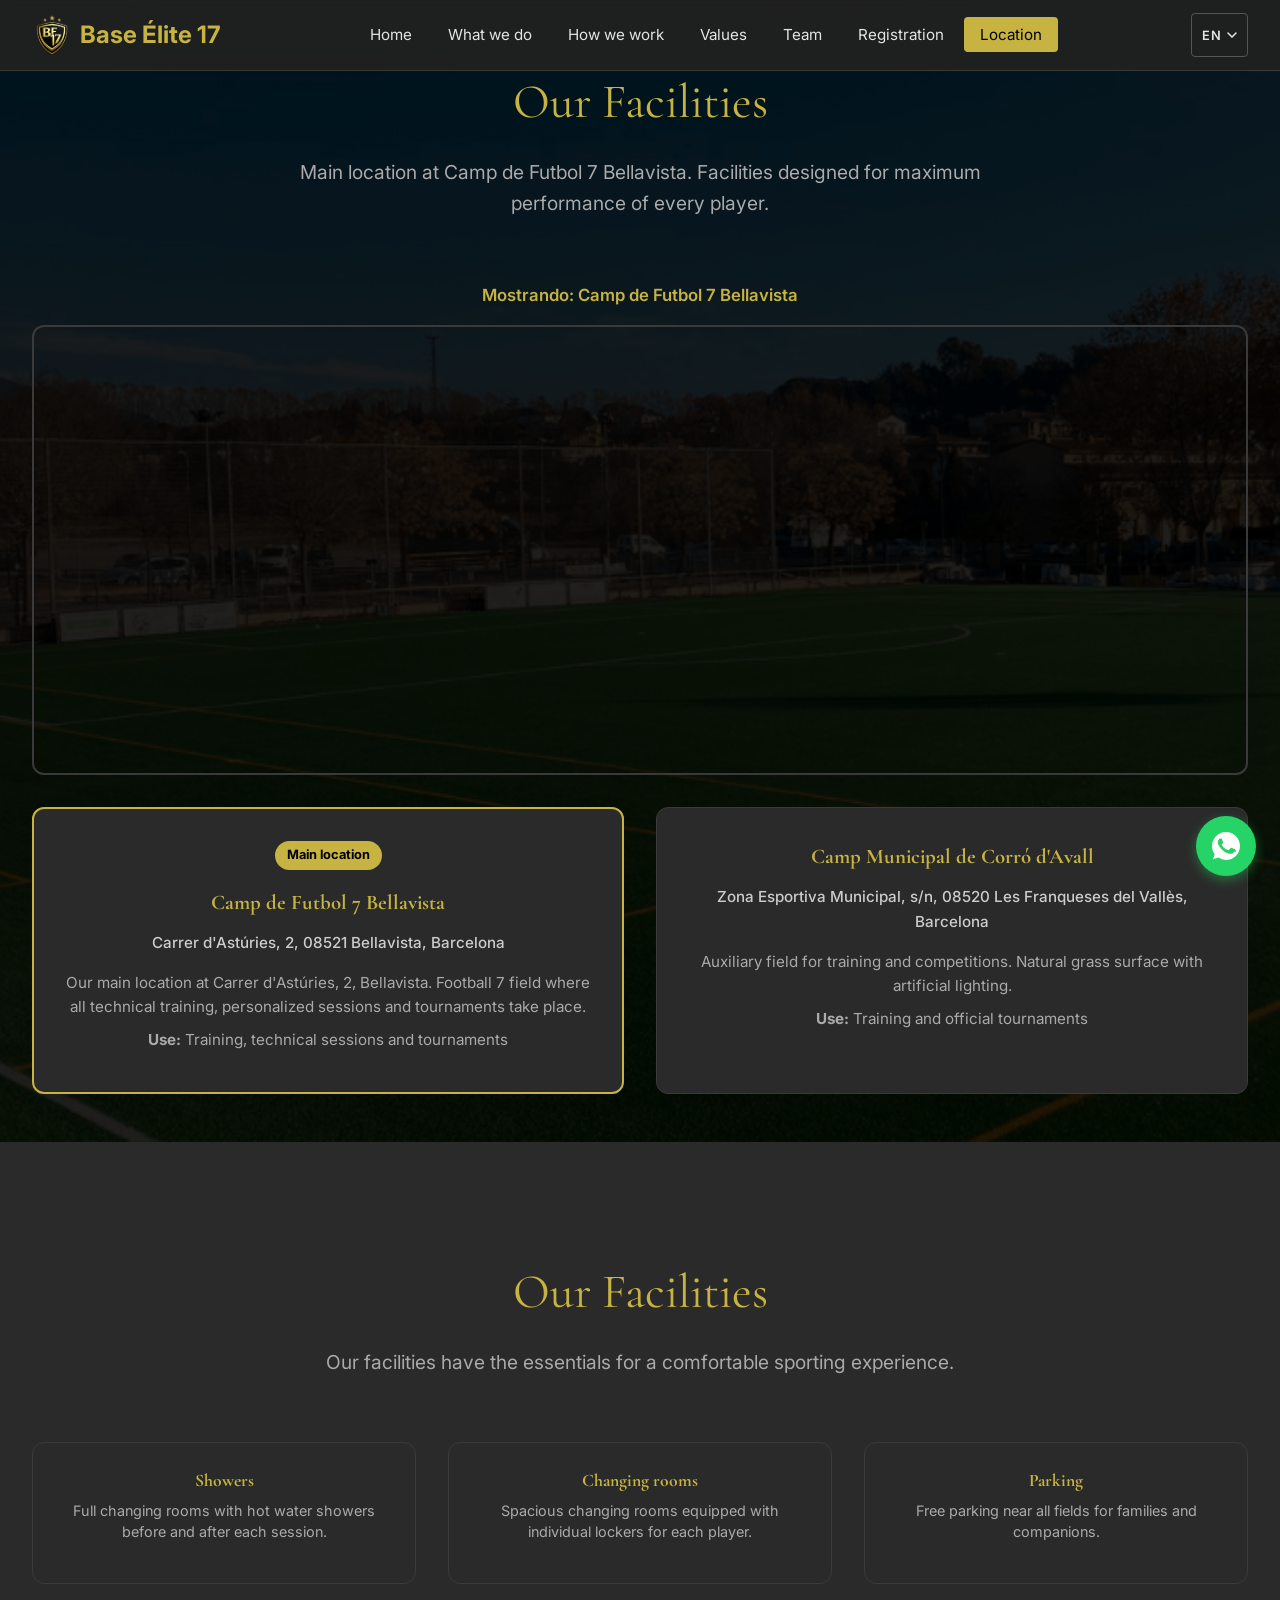
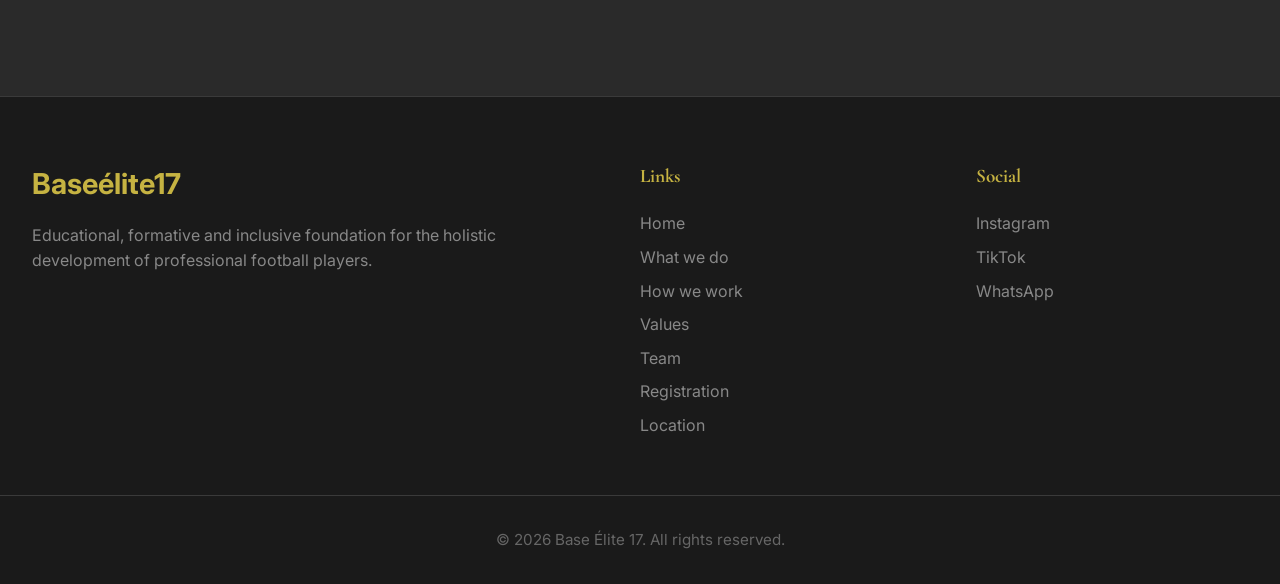
<file: ubicacion.html>
<!DOCTYPE html>
<html lang="es">
<head>
  <meta charset="UTF-8">
  <meta name="viewport" content="width=device-width, initial-scale=1.0">
  <title data-i18n="ubi.page-title">Ubicación - Base Élite 17 | Nuestras Instalaciones</title>
  <meta name="description" content="Encuentra las instalaciones de Base Élite 17: Carrer d'Astúries, 2, Bellavista, Barcelona. Vestuarios, duchas y aparcamiento.">
  <meta name="keywords" content="ubicación, sede, campo, instalaciones, Bellavista, Vallès Oriental, Base Élite 17">
  <meta name="author" content="Base Élite 17">
  <meta name="robots" content="index, follow">
  <link rel="canonical" href="https://www.baseelite17.com/ubicacion.html">
  <meta property="og:title" content="Ubicación - Base Élite 17">
  <meta property="og:description" content="Encuentra nuestras instalaciones: campos de fútbol con vestuarios, duchas y fácil acceso.">
  <meta property="og:url" content="https://www.baseelite17.com/ubicacion.html">
  <meta property="og:type" content="website">
  <meta property="og:locale" content="es_ES">
  <link rel="preconnect" href="https://fonts.googleapis.com">
  <link rel="preconnect" href="https://fonts.gstatic.com" crossorigin>
  <link href="https://fonts.googleapis.com/css2?family=Cormorant+Garamond:wght@400;500;600;700&family=Inter:wght@300;400;500;600;700&display=swap" rel="stylesheet">
  <link rel="icon" href="Logo.png" type="image/png">
  <link rel="stylesheet" href="index.css">
  <style>
    .mapa-container {
      width: 100%;
      height: 450px;
      border-radius: 0.75rem;
      overflow: hidden;
      border: 2px solid #3a3a3a;
      margin-bottom: 2rem;
    }
    .mapa-container iframe {
      width: 100%;
      height: 100%;
      border: 0;
    }
    .sede-info {
      display: grid;
      grid-template-columns: repeat(2, 1fr);
      gap: 2rem;
      margin-top: 2rem;
    }
    .sede-card {
      background: #2a2a2a;
      border: 1px solid #3a3a3a;
      border-radius: 0.75rem;
      padding: 2rem;
      text-align: center;
      transition: border-color 0.3s, transform 0.3s;
      cursor: pointer;
    }
    .sede-card.sede-activa {
      border-color: #c6b342;
      border-width: 2px;
    }
    .sede-card:hover {
      border-color: #c6b342;
      transform: translateY(-4px);
    }
    .sede-card h3 {
      color: #c6b342;
      font-size: 1.3rem;
      margin-bottom: 0.75rem;
    }
    .sede-card p {
      color: #aaa;
      font-size: 0.95rem;
      line-height: 1.6;
      margin-bottom: 0.5rem;
    }
    .sede-card .sede-direccion {
      color: #ccc;
      font-weight: 500;
      margin-bottom: 1rem;
    }
    .sede-badge {
      display: inline-block;
      background: #c6b342;
      color: #000;
      padding: 0.25rem 0.75rem;
      border-radius: 1rem;
      font-size: 0.8rem;
      font-weight: 700;
      margin-bottom: 1rem;
    }
    .campo-fondo {
      position: relative;
      background-size: cover;
      background-position: center;
      transition: background-image 0.5s ease;
      padding: 4rem 0 3rem;
    }
    .campo-fondo::before {
      content: '';
      position: absolute;
      inset: 0;
      background: rgba(0, 0, 0, 0.65);
    }
    .campo-fondo .container {
      position: relative;
      z-index: 1;
    }
    .instalaciones-grid {
      display: grid;
      grid-template-columns: repeat(3, 1fr);
      gap: 2rem;
      margin-top: 2rem;
    }
    .instalacion-item {
      text-align: center;
      background: #2a2a2a;
      border: 1px solid #3a3a3a;
      border-radius: 0.75rem;
      padding: 1.5rem;
    }
    .instalacion-item h4 {
      color: #c6b342;
      font-size: 1.1rem;
      margin-bottom: 0.3rem;
    }
    .instalacion-item p {
      color: #aaa;
      font-size: 0.9rem;
      line-height: 1.5;
    }
    @media (max-width: 960px) {
      .sede-info { grid-template-columns: 1fr; }
      .instalaciones-grid { grid-template-columns: 1fr; }
      .mapa-container { height: 350px; }
    }
    @media (max-width: 480px) {
      .mapa-container { height: 280px; }
    }
  </style>
</head>
<body>

  <a href="#contenido" class="skip-link" data-i18n="skip">Saltar al contenido principal</a>

  <header>
    <div class="container header-flex">
      <a href="index.html" class="logo">
        <img src="Logo.png" alt="Base Élite 17" class="logo-img">
        <span>Base Élite 17</span>
      </a>
      <nav aria-label="Navegación principal">
        <ul>
          <li><a href="index.html" data-i18n="nav.inicio">Inicio</a></li>
          <li><a href="que-hacemos.html" data-i18n="nav.que-hacemos">Qué hacemos</a></li>
          <li><a href="como-trabajamos.html" data-i18n="nav.como-trabajamos">Cómo trabajamos</a></li>
          <li><a href="valores.html" data-i18n="nav.valores">Valores</a></li>
          <li><a href="equipo.html" data-i18n="nav.equipo">Equipo</a></li>
          <li><a href="inscripciones.html" data-i18n="nav.inscripciones">Inscripciones</a></li>
          <li><a href="ubicacion.html" class="activo" data-i18n="nav.ubicacion">Ubicación</a></li>
        </ul>
      </nav>
      <div class="lang-selector" role="navigation" aria-label="Selector de idioma">
        <button class="lang-btn" aria-expanded="false" aria-haspopup="listbox">
          <span class="lang-current">ES</span>
          <svg class="lang-arrow" width="10" height="6" viewBox="0 0 10 6" fill="none"><path d="M1 1L5 5L9 1" stroke="currentColor" stroke-width="1.5" stroke-linecap="round"/></svg>
        </button>
        <ul class="lang-list" role="listbox">
          <li role="option" data-lang="es" class="lang-active">ES — Español</li>
          <li role="option" data-lang="ca">CA — Català</li>
          <li role="option" data-lang="en">EN — English</li>
        </ul>
      </div>
      <button class="menu-boton" aria-label="Abrir menú" aria-expanded="false">☰</button>
    </div>
  </header>

  <main id="contenido">

    <section class="campo-fondo" id="campo-fondo" style="background-image: linear-gradient(rgba(0,0,0,0.65), rgba(0,0,0,0.65)), url('imagenes/campo-bellavista.png');">
      <div class="container">
        <h1 class="seccion-titulo" data-i18n="ubi.titulo">Nuestras Instalaciones</h1>
        <p class="seccion-subtitulo" data-i18n="ubi.sub">Sede principal en Camp de Futbol 7 Bellavista. Instalaciones diseñadas para el máximo rendimiento de cada jugador y jugadora.</p>
        <p id="mapa-label" style="text-align:center;color:#c6b342;font-weight:600;font-size:1.05rem;margin-bottom:1rem;">Mostrando: Camp de Futbol 7 Bellavista</p>
        <div class="mapa-container">
          <iframe id="mapa-sede" src="https://www.google.com/maps?q=41.624649,2.296668&z=17&hl=es&output=embed" width="100%" height="450" style="border:0;" allowfullscreen="" loading="lazy" referrerpolicy="no-referrer-when-downgrade" title="Mapa de ubicaciones de Base Élite 17"></iframe>
        </div>

        <div class="sede-info">

          <div class="sede-card sede-activa" data-sede="bellavista" onclick="cambiarSede('bellavista')">
            <span class="sede-badge" data-i18n="ubi.principal">Sede principal</span>
            <h3 data-i18n="ubi.campo2.titulo">Camp de Futbol 7 Bellavista</h3>
            <p class="sede-direccion">Carrer d'Astúries, 2, 08521 Bellavista, Barcelona</p>
            <p data-i18n="ubi.campo2.desc">Nuestra sede principal. Campo de fútbol 7 donde se realizan todos los entrenamientos de tecnificación, sesiones personalizadas y torneos.</p>
            <p><strong data-i18n="ubi.campo2.uso">Uso:</strong> <span data-i18n="ubi.campo2.uso.txt">Entrenamientos, tecnificación y torneos</span></p>
          </div>

          <div class="sede-card" data-sede="corro" onclick="cambiarSede('corro')">
            <h3 data-i18n="ubi.campo1.titulo">Camp Municipal de Corró d'Avall</h3>
            <p class="sede-direccion">Zona Esportiva Municipal, s/n, 08520 Les Franqueses del Vallès, Barcelona</p>
            <p data-i18n="ubi.campo1.desc">Campo auxiliar para entrenamientos y competiciones. Superficie de césped artificial con marcador electrónico.</p>
            <p><strong data-i18n="ubi.campo1.uso">Uso:</strong> <span data-i18n="ubi.campo1.uso.txt">Entrenamientos y torneos oficiales</span></p>
          </div>

        </div>
      </div>
    </section>

    <section class="gris">
      <div class="container">
        <h2 class="seccion-titulo" data-i18n="ubi.inst.titulo">Nuestras Instalaciones</h2>
        <p class="seccion-subtitulo" data-i18n="ubi.inst.sub">Nuestras instalaciones cuentan con lo esencial para una experiencia deportiva cómoda.</p>

        <div class="instalaciones-grid">

          <div class="instalacion-item">
            <h4 data-i18n="ubi.inst.duchas">Duchas</h4>
            <p data-i18n="ubi.inst.duchas.desc">Vestuarios completos con duchas de agua caliente para antes y después de cada sesión.</p>
          </div>

          <div class="instalacion-item">
            <h4 data-i18n="ubi.inst.vestuarios">Vestuarios</h4>
            <p data-i18n="ubi.inst.vestuarios.desc">Vestuarios amplios y equipados con taquillas individuales para cada jugador y jugadora.</p>
          </div>

          <div class="instalacion-item">
            <h4 data-i18n="ubi.inst.aparcamiento">Aparcamiento</h4>
            <p data-i18n="ubi.inst.aparcamiento.desc">Zona de aparcamiento gratuita cerca de todos los campos para familias y acompañantes.</p>
          </div>

        </div>
      </div>
    </section>

  </main>

  <footer>
    <div class="container footer-flex">
      <div>
        <span class="logo">Baseélite17</span>
        <p data-i18n="footer.desc">Base educativa, formativa e inclusiva para el desarrollo integral de jugadores y jugadoras de fútbol profesional.</p>
      </div>
      <div>
        <h4 data-i18n="footer.enlaces">Enlaces</h4>
        <ul>
          <li><a href="index.html" data-i18n="nav.inicio">Inicio</a></li>
          <li><a href="que-hacemos.html" data-i18n="nav.que-hacemos">Qué hacemos</a></li>
          <li><a href="como-trabajamos.html" data-i18n="nav.como-trabajamos">Cómo trabajamos</a></li>
          <li><a href="valores.html" data-i18n="nav.valores">Valores</a></li>
          <li><a href="equipo.html" data-i18n="nav.equipo">Equipo</a></li>
          <li><a href="inscripciones.html" data-i18n="nav.inscripciones">Inscripciones</a></li>
          <li><a href="ubicacion.html" data-i18n="nav.ubicacion">Ubicación</a></li>
        </ul>
      </div>
      <div>
        <h4 data-i18n="footer.redes">Redes</h4>
        <ul>
          <li><a href="https://instagram.com/baseelite17" rel="noopener">Instagram</a></li>
          <li><a href="https://tiktok.com/@baseelite17" rel="noopener">TikTok</a></li>
          <li><a href="https://api.whatsapp.com/send?phone=637333505" rel="noopener">WhatsApp</a></li>
        </ul>
      </div>
    </div>
    <div class="footer-bottom">
      <p data-i18n="footer.copyright">&copy; 2026 Base Élite 17. Todos los derechos reservados.</p>
    </div>
  </footer>

  <a href="https://api.whatsapp.com/send?phone=637333505" class="whatsapp-float" target="_blank" rel="noopener" aria-label="Contactar por WhatsApp">
    <svg viewBox="0 0 32 32" width="28" height="28" fill="#fff"><path d="M16.004 0h-.008C7.174 0 0 7.176 0 16c0 3.5 1.132 6.744 3.054 9.374L1.054 31.25l6.118-1.97A15.907 15.907 0 0016.004 32C24.826 32 32 24.822 32 16S24.826 0 16.004 0zm9.31 22.59c-.39 1.09-1.932 2.006-3.164 2.27-.84.18-1.936.324-5.626-1.206-4.726-1.956-7.766-6.77-7.996-7.08-.224-.31-1.86-2.476-1.86-4.724s1.18-3.354 1.6-3.82c.39-.466.92-.62 1.226-.62.3 0 .596.002.856.016.274.012.64-.104.996.762.39.948 1.33 3.24 1.446 3.472.116.232.194.504.038.814-.156.31-.292.5-.584.77-.292.27-.576.534-.866.856-.264.292-.54.604-.228.954.312.35 1.384 1.986 2.97 3.216 2.038 1.584 3.62 2.126 4.284 2.354.664.228.842.114 1.152-.256.31-.37 1.324-1.542 1.678-2.076.35-.534.702-.444 1.188-.266.49.18 3.12 1.468 3.656 1.734.536.266.894.398 1.024.62.13.224.13 1.29-.26 2.38z"/></svg>
  </a>

  <script src="i18n.js"></script>
  <script src="script.js"></script>
  <script>
    var sedes = {
      bellavista: {
        coords: '41.624649,2.296668',
        foto: 'imagenes/campo-bellavista.png',
        nombre: 'Camp de Futbol 7 Bellavista'
      },
      corro: {
        coords: '41.623393,2.29598',
        foto: 'imagenes/campo-corro-avall.jpg',
        nombre: 'Camp Municipal de Corró d\'Avall'
      }
    };

    function cambiarSede(nombre) {
      var sede = sedes[nombre];
      if (!sede) return;

      document.getElementById('mapa-sede').src =
        'https://www.google.com/maps?q=' + sede.coords + '&z=17&hl=es&output=embed';

      document.getElementById('mapa-label').textContent = 'Mostrando: ' + sede.nombre;

      document.getElementById('campo-fondo').style.backgroundImage =
        "linear-gradient(rgba(0,0,0,0.65), rgba(0,0,0,0.65)), url('" + sede.foto + "')";

      document.querySelectorAll('.sede-card').forEach(function(card) {
        card.classList.remove('sede-activa');
      });
      document.querySelector('[data-sede="' + nombre + '"]').classList.add('sede-activa');
    }
  </script>

</body>
</html>
</file>
<file: index.css>
﻿
*,
*::before,
*::after {
  margin: 0;
  padding: 0;
  box-sizing: border-box;
}

html {
  scroll-behavior: smooth;
  overflow-x: hidden;
}

/* ===== TIPOGRAFÍA ===== */
body {
  font-family: 'Inter', 'Segoe UI', Arial, sans-serif;
  background-color: #202020;
  color: #e4e4e4;
  line-height: 1.6;
  overflow-x: hidden;
}

h1, h2, h3, h4, h5, h6,
.hero h1,
.seccion-titulo,
.servicio-info h3,
.card-3d-body h3,
.torneo-card h3,
.modal-contenido h2,
.resultado-titulo,
.staff-info h3 {
  font-family: 'Cormorant Garamond', 'Georgia', serif;
}

.skip-link {
  position: absolute;
  top: -100%;
  left: 1rem;
  z-index: 9999;
  background: #c6b342;
  color: #000;
  padding: 0.75rem 1.5rem;
  border-radius: 0 0 0.5rem 0.5rem;
  font-weight: 700;
  font-size: 1rem;
  text-decoration: none;
  transition: top 0.2s;
}

.skip-link:focus {
  top: 0;
}

/* ===== FOCUS VISIBLE ===== */
:focus-visible {
  outline: 2px solid #c6b342;
  outline-offset: 2px;
}

a {
  color: #c6b342;
  text-decoration: none;
}

a:hover {
  color: #d4c45a;
}

.container {
  max-width: 1400px;
  margin: 0 auto;
  padding: 0 2rem;
  width: 100%;
}

header {
  position: fixed;
  top: 0;
  left: 0;
  width: 100%;
  background: rgba(32, 32, 32, 0.95);
  backdrop-filter: blur(8px);
  border-bottom: 1px solid #3a3a3a;
  z-index: 1000;
}

.header-flex {
  display: flex;
  align-items: center;
  justify-content: space-between;
  height: 70px;
}

.logo {
  display: flex;
  align-items: center;
  gap: 0.5rem;
  color: #c6b342;
  font-size: 1.5rem;
  font-weight: 700;
}

.logo-img {
  height: 40px;
  width: auto;
}

.hero-logo {
  display: block;
  height: 120px;
  width: auto;
  margin: 0 auto 1.5rem;
}

nav ul {
  display: flex;
  list-style: none;
  gap: 0.25rem;
}

nav a {
  padding: 0.5rem 1rem;
  border-radius: 0.25rem;
  font-size: 0.95rem;
  color: #e4e4e4;
  transition: background 0.2s, color 0.2s;
}

nav a:hover,
nav a.activo {
  background: #c6b342;
  color: #000;
}

.menu-boton {
  display: none;
  background: none;
  border: none;
  color: #c6b342;
  font-size: 1.8rem;
  cursor: pointer;
  line-height: 1;
}

.hero {
  min-height: 100vh;
  min-height: 100dvh;
  min-height: 100svh;
  display: flex;
  align-items: center;
  justify-content: center;
  padding-top: 70px;
  background: linear-gradient(rgba(0, 0, 0, 0.7), rgba(0, 0, 0, 0.7)),
              url('imagenes/hero-nuevo.jpg');
  background-size: cover;
  background-position: center;
}

.hero-contenido {
  text-align: center;
  max-width: 900px;
  padding: 3rem 2rem;
  display: flex;
  flex-direction: column;
}

.hero h1 {
  font-size: 3.5rem;
  font-weight: 700;
  color: #c6b342;
  margin-bottom: 0.5rem;
  line-height: 1.15;
}

.hero p {
  font-size: 1.3rem;
  color: #e4e4e4;
  margin-bottom: 2.5rem;
  opacity: 0.9;
}

.hero .hero-subtitulo {
  font-size: 1.3rem;
  color: #d4c45a;
  margin-bottom: 1rem;
  font-weight: 300;
  letter-spacing: 1px;
}

.hero-descripcion {
  font-size: 1.05rem;
  color: #ccc;
  margin-bottom: 2.5rem;
  max-width: 750px;
  margin-left: auto;
  margin-right: auto;
  line-height: 1.6;
}

.hero div {
  display: flex;
  gap: 1rem;
  justify-content: center;
  flex-wrap: wrap;
}

.boton {
  display: inline-block;
  padding: 0.85rem 2rem;
  border-radius: 0.25rem;
  font-size: 1rem;
  font-weight: 700;
  cursor: pointer;
  border: 2px solid transparent;
  font-family: inherit;
  transition: background 0.2s, color 0.2s, border-color 0.2s;
}

.boton-dorado {
  background: #c6b342;
  color: #000;
  border-color: #c6b342;
}

.boton-dorado:hover {
  background: #d4c45a;
  border-color: #d4c45a;
  color: #000;
}

.boton-borde {
  background: transparent;
  color: #c6b342;
  border-color: #c6b342;
}

.boton-borde:hover {
  background: #c6b342;
  color: #000;
}

section {
  padding: 7rem 0;
  overflow: hidden;
}

.gris {
  background-color: #2a2a2a;
}

.dorado {
  background-color: #c6b342;
  color: #000;
}

main {
  scroll-margin-top: 70px;
}

.seccion-titulo {
  font-size: 3rem;
  font-weight: 400;
  color: #c6b342;
  text-align: center;
  margin-bottom: 1rem;
}

.dorado .seccion-titulo {
  color: #000;
}

.seccion-subtitulo {
  text-align: center;
  max-width: 800px;
  margin: 0 auto 4rem;
  color: #aaa;
  font-size: 1.2rem;
}

.grid-3 {
  display: grid;
  grid-template-columns: repeat(3, 1fr);
  gap: 2.5rem;
  margin-top: 2rem;
}

.grid-2 {
  display: grid;
  grid-template-columns: repeat(2, 1fr);
  gap: 2.5rem;
  align-items: center;
}

.tarjeta {
  background: #202020;
  border: 1px solid #3a3a3a;
  border-radius: 0.75rem;
  padding: 2.5rem;
  text-align: center;
}

.tarjeta h3 {
  color: #c6b342;
  font-size: 1.4rem;
  margin-bottom: 1rem;
}

.tarjeta p {
  color: #aaa;
  font-size: 1rem;
}

section h3 {
  color: #c6b342;
  font-size: 1.5rem;
  margin-bottom: 1rem;
}

section p {
  color: #ccc;
  margin-bottom: 1rem;
  font-size: 1.05rem;
}

blockquote {
  font-size: 2.2rem;
  font-style: italic;
  text-align: center;
  max-width: 900px;
  margin: 0 auto;
  line-height: 1.4;
}

.autor {
  text-align: center;
  margin-top: 1.5rem;
  font-weight: 700;
  font-size: 1.15rem;
}

.servicios-grid {
  display: grid;
  grid-template-columns: repeat(3, 1fr);
  gap: 2.5rem;
}

.servicio-card {
  background: #202020;
  border: 1px solid #3a3a3a;
  border-radius: 0.75rem;
  overflow: hidden;
  cursor: pointer;
  transition: transform 0.3s, box-shadow 0.3s, border-color 0.3s;
}

.servicio-card:hover,
.servicio-card:focus-visible {
  transform: translateY(-6px);
  box-shadow: 0 8px 25px rgba(198, 179, 66, 0.15);
  border-color: #c6b342;
}

.servicio-imagen {
  width: 100%;
  height: 300px;
  overflow: hidden;
  background: linear-gradient(135deg, #c6b342, #8a7d2e);
}

.servicio-imagen img {
  width: 100%;
  height: 100%;
  object-fit: cover;
  transition: transform 0.4s;
  display: block;
}

.servicio-card:hover .servicio-imagen img {
  transform: scale(1.05);
}

.servicio-info {
  padding: 2rem;
}

.servicio-info h3 {
  color: #c6b342;
  font-size: 1.5rem;
  margin-bottom: 1rem;
}

.servicio-info p {
  color: #aaa;
  font-size: 1.05rem;
  margin-bottom: 0;
  line-height: 1.7;
}

.servicio-enlace {
  display: inline-block;
  margin-top: 1.25rem;
  color: #c6b342;
  font-weight: 700;
  font-size: 1rem;
  letter-spacing: 0.5px;
}

.servicio-card:hover .servicio-enlace {
  text-decoration: underline;
}

.resultado-full {
  padding: 5rem 0;
}

.resultado-full--inverso .grid-2 {
  direction: rtl;
}

.resultado-full--inverso .grid-2 > * {
  direction: ltr;
}

.resultado-full-img {
  border-radius: 0.75rem;
  overflow: hidden;
}

.resultado-full-img img {
  width: 100%;
  height: 100%;
  min-height: 350px;
  object-fit: cover;
  display: block;
}

.resultado-full-texto {
  display: flex;
  flex-direction: column;
  justify-content: center;
  padding: 1rem 0 1rem 2rem;
}

.resultado-full--inverso .resultado-full-texto {
  padding: 1rem 2rem 1rem 0;
  text-align: right;
}

.resultado-numero {
  font-family: 'Cormorant Garamond', serif;
  font-size: 4rem;
  font-weight: 700;
  color: rgba(198, 179, 66, 0.2);
  line-height: 1;
  margin-bottom: 0.5rem;
}

.resultado-full-texto h3 {
  color: #c6b342;
  font-size: 1.8rem;
  margin-bottom: 1.25rem;
}

.resultado-full-texto p {
  color: #bbb;
  font-size: 1.05rem;
  line-height: 1.7;
  margin-bottom: 1rem;
}

.torneos-grid {
  display: grid;
  grid-template-columns: repeat(2, 1fr);
  gap: 2rem;
  margin-bottom: 0;
}

.torneo-card {
  background: #202020;
  border: 1px solid #3a3a3a;
  border-radius: 0.75rem;
  overflow: hidden;
  transition: border-color 0.3s, transform 0.3s;
  display: flex;
  flex-direction: column;
}

.torneo-card:hover {
  border-color: #c6b342;
  transform: translateY(-4px);
}

.torneo-img {
  width: 100%;
  height: 280px;
  object-fit: cover;
  object-position: center;
  display: block;
  flex-shrink: 0;
}

.torneo-card h3 {
  color: #c6b342;
  font-size: 1.3rem;
  margin: 1.25rem 1.25rem 0.75rem;
}

.torneo-card p {
  color: #aaa;
  font-size: 0.95rem;
  line-height: 1.6;
  margin: 0 1.25rem 0.5rem;
  flex: 1;
}

.insc-btn {
  margin: 0 1.25rem 1.25rem;
  text-align: center;
  display: block;
}

.torneos-inclusion-section {
  padding: 5rem 0;
  background: #1a1a1a;
}

.torneos-inclusion {
  display: grid;
  grid-template-columns: 1fr 1.5fr;
  gap: 3rem;
  align-items: start;
}

.inclusion-img {
  width: 100%;
  height: 100%;
  min-height: 350px;
  object-fit: cover;
  border-radius: 0.75rem;
  display: block;
}

.torneos-inclusion h3 {
  color: #c6b342;
  font-size: 1.8rem;
  margin-bottom: 1rem;
}

.torneos-inclusion h4 {
  color: #d4c45a;
  font-size: 1.15rem;
  margin: 1.75rem 0 0.75rem;
}

.torneos-inclusion p {
  color: #ccc;
  font-size: 1.05rem;
  line-height: 1.7;
  margin-bottom: 1rem;
}

.experiencia-img {
  width: 100%;
  height: 300px;
  object-fit: cover;
  object-position: center;
  border-radius: 0.75rem;
  margin: 1rem 0;
  display: block;
}

.torneos-inscripcion {
  text-align: center;
  max-width: 800px;
  margin: 0 auto;
}

.torneos-inscripcion p {
  font-size: 1.1rem;
  line-height: 1.7;
  margin-bottom: 0.75rem;
}

.pagina-header {
  margin-top: 70px;
  padding: 5rem 0;
}

.sobre-historia,
.sobre-filosofia {
  padding: 6rem 0;
}

.sobre-historia-texto,
.sobre-filosofia-texto {
  padding-right: 1rem;
}

.sobre-historia-texto h2,
.sobre-filosofia-texto h2 {
  font-size: 2rem;
  color: #c6b342;
  margin-bottom: 1.5rem;
}

.sobre-historia-imagen img,
.sobre-filosofia-imagen img {
  width: 100%;
  height: auto;
  border-radius: 0.75rem;
  object-fit: cover;
}

.sobre-pilares,
.sobre-valores {
  padding: 6rem 0;
}

.sobre-quote {
  padding: 5rem 0;
}

/* ===== STAFF ===== */
.staff-destacado {
  padding: 4rem 0 2rem;
}

.staff-card-destacado {
  display: flex;
  gap: 3rem;
  align-items: center;
  justify-content: center;
  max-width: 700px;
  margin: 0 auto;
  padding: 2.5rem;
  background: #2a2a2a;
  border: 2px solid #c6b342;
  border-radius: 0.75rem;
}

.staff-foto-grande {
  width: 180px;
  height: 180px;
  flex-shrink: 0;
}

.staff-grid-section {
  padding: 2rem 0 6rem;
}

.staff-grid {
  display: grid;
  grid-template-columns: repeat(2, 1fr);
  gap: 2.5rem;
}

.staff-card {
  display: flex;
  gap: 2rem;
  background: #2a2a2a;
  border: 1px solid #3a3a3a;
  border-radius: 0.75rem;
  padding: 2rem;
  transition: border-color 0.3s, transform 0.3s;
}

.staff-card:hover {
  border-color: #c6b342;
  transform: translateY(-4px);
}

.staff-foto {
  flex-shrink: 0;
  width: 140px;
  height: 140px;
  border-radius: 50%;
  overflow: hidden;
  border: 2px solid #c6b342;
  background: linear-gradient(135deg, #c6b342, #8a7d2e);
}

.staff-foto img {
  width: 100%;
  height: 100%;
  object-fit: cover;
  display: block;
}

.staff-info h3 {
  color: #c6b342;
  font-size: 1.4rem;
  margin-bottom: 0.25rem;
}

.staff-cargo {
  display: inline-block;
  color: #d4c45a;
  font-size: 0.9rem;
  font-weight: 500;
  margin-bottom: 0.75rem;
  letter-spacing: 0.5px;
}

.staff-info p {
  color: #bbb;
  font-size: 0.95rem;
  line-height: 1.6;
  margin-bottom: 0.75rem;
}

.staff-tags {
  display: flex;
  flex-wrap: wrap;
  gap: 0.5rem;
  margin-top: 0.5rem;
}

.staff-tags span {
  background: rgba(198, 179, 66, 0.15);
  color: #c6b342;
  padding: 0.25rem 0.75rem;
  border-radius: 1rem;
  font-size: 0.8rem;
  font-weight: 500;
}

#saber {
  min-height: 100vh;
  display: flex;
  align-items: center;
  padding: 4rem 0;
}

.carousel-3d-wrapper {
  position: relative;
  display: flex;
  align-items: center;
  justify-content: center;
  width: 100%;
  overflow: hidden;
  touch-action: pan-y;
}

.carousel-3d-container {
  width: 100%;
  height: 580px;
  perspective: 900px;
  position: relative;
  display: flex;
  align-items: center;
  justify-content: center;
}

.card-3d {
  position: absolute;
  width: 400px;
  height: 540px;
  background: #202020;
  border: 1px solid #3a3a3a;
  border-radius: 0.75rem;
  overflow: hidden;
  box-shadow: 0 12px 40px rgba(0, 0, 0, 0.7);
  will-change: transform;
  backface-visibility: hidden;
  cursor: pointer;
}

.card-3d-img {
  width: 100%;
  height: 270px;
  overflow: hidden;
  background: linear-gradient(135deg, #c6b342, #8a7d2e);
}

.card-3d-img img {
  width: 100%;
  height: 100%;
  object-fit: cover;
  display: block;
}

.card-3d-body {
  padding: 1.75rem;
  height: 270px;
  display: flex;
  flex-direction: column;
  justify-content: center;
}

.card-3d-body h3 {
  color: #c6b342;
  font-size: 1.5rem;
  margin-bottom: 0.75rem;
}

.card-3d-body p {
  color: #aaa;
  font-size: 1rem;
  margin-bottom: 0;
  line-height: 1.6;
}

.btn-3d-prev,
.btn-3d-next {
  flex-shrink: 0;
  width: 56px;
  height: 56px;
  border-radius: 50%;
  border: 2px solid #c6b342;
  background: #202020;
  color: #c6b342;
  font-size: 1.5rem;
  cursor: pointer;
  display: flex;
  align-items: center;
  justify-content: center;
  transition: background 0.3s, color 0.3s, transform 0.3s;
  position: absolute;
  z-index: 20;
}

.btn-3d-prev {
  left: 10px;
}

.btn-3d-next {
  right: 10px;
}

.btn-3d-prev:hover,
.btn-3d-next:hover {
  background: #c6b342;
  color: #000;
  transform: scale(1.1);
}

.modal-overlay {
  display: none;
  position: fixed;
  top: 0;
  left: 0;
  width: 100%;
  height: 100%;
  background: rgba(0, 0, 0, 0.85);
  background-size: cover;
  background-position: center;
  z-index: 2000;
  justify-content: center;
  align-items: center;
  padding: 2rem;
}

.modal-overlay.activo {
  display: flex;
}

.modal-contenido {
  background: rgba(20, 20, 20, 0.92);
  backdrop-filter: blur(4px);
  border: 1px solid #c6b342;
  border-radius: 1rem;
  padding: 3rem;
  max-width: 700px;
  width: 100%;
  max-height: 90vh;
  overflow-y: auto;
  position: relative;
  animation: modal-aparecer 0.3s ease;
  margin: auto;
}

@keyframes modal-aparecer {
  from {
    opacity: 0;
    transform: scale(0.95) translateY(15px);
  }
  to {
    opacity: 1;
    transform: scale(1) translateY(0);
  }
}

.modal-contenido h2 {
  color: #c6b342;
  font-size: 2.2rem;
  margin-bottom: 1.5rem;
  text-align: center;
}

.modal-contenido p {
  color: #ccc;
  margin-bottom: 1.25rem;
  line-height: 1.7;
  font-size: 1.05rem;
}

.modal-contenido ul {
  list-style: none;
  padding: 0;
  margin: 0 0 2rem;
}

.modal-contenido li {
  color: #ccc;
  padding: 0.6rem 0 0.6rem 1.5rem;
  position: relative;
  font-size: 1.05rem;
}

.modal-contenido li::before {
  content: "\2014";
  color: #c6b342;
  position: absolute;
  left: 0;
}

.modal-contenido a {
  color: #c6b342;
  font-weight: 700;
}

.modal-cerrar {
  position: absolute;
  top: 1.25rem;
  right: 1.5rem;
  background: none;
  border: none;
  color: #888;
  font-size: 2rem;
  cursor: pointer;
  line-height: 1;
  transition: color 0.3s;
}

.modal-cerrar:hover,
.modal-cerrar:focus-visible {
  color: #c6b342;
}

/* ===== CONTACTO ===== */
.contacto-bloque {
  background: #2a2a2a;
  border: 1px solid #3a3a3a;
  border-radius: 0.75rem;
  padding: 2rem;
}

.contacto-bloque h3 {
  color: #c6b342;
  margin-bottom: 1rem;
  font-size: 1.3rem;
}

.contacto-bloque p {
  color: #ccc;
  margin-bottom: 0.5rem;
  font-size: 1rem;
}

footer {
  background: #1a1a1a;
  border-top: 1px solid #3a3a3a;
  padding-top: 4rem;
}

.footer-flex {
  display: grid;
  grid-template-columns: 2fr 1fr 1fr;
  gap: 4rem;
  padding-bottom: 3rem;
}

footer .logo {
  font-size: 1.8rem;
  color: #c6b342;
  font-weight: 700;
  display: block;
  margin-bottom: 1rem;
}

footer p {
  color: #888;
  font-size: 1rem;
}

footer h4 {
  color: #c6b342;
  font-size: 1.2rem;
  margin-bottom: 1.25rem;
}

footer ul {
  list-style: none;
}

footer li {
  margin-bottom: 0.5rem;
}

footer a {
  color: #888;
  font-size: 1rem;
  transition: color 0.2s;
}

footer a:hover {
  color: #c6b342;
}

.footer-bottom {
  border-top: 1px solid #3a3a3a;
  padding: 2rem 0;
  text-align: center;
}

.footer-bottom p {
  color: #666;
  font-size: 0.95rem;
}

/* ===== LANGUAGE SELECTOR ===== */
.lang-selector {
  position: relative;
}

.lang-btn {
  display: flex;
  align-items: center;
  gap: 0.35rem;
  background: none;
  border: 1px solid #555;
  color: #e4e4e4;
  padding: 0.3rem 0.65rem;
  border-radius: 0.25rem;
  font-size: 0.8rem;
  font-weight: 600;
  font-family: inherit;
  cursor: pointer;
  transition: border-color 0.2s, color 0.2s;
  letter-spacing: 0.5px;
}

.lang-btn:hover,
.lang-btn[aria-expanded="true"] {
  border-color: #c6b342;
  color: #c6b342;
}

.lang-arrow {
  transition: transform 0.2s;
}

.lang-btn[aria-expanded="true"] .lang-arrow {
  transform: rotate(180deg);
}

.lang-list {
  display: none;
  position: absolute;
  top: calc(100% + 6px);
  right: 0;
  background: #2a2a2a;
  border: 1px solid #3a3a3a;
  border-radius: 0.5rem;
  padding: 0.35rem 0;
  min-width: 160px;
  z-index: 100;
  box-shadow: 0 8px 24px rgba(0, 0, 0, 0.5);
  list-style: none;
}

.lang-list.abierto {
  display: block;
}

.lang-list li {
  padding: 0.5rem 1rem;
  font-size: 0.85rem;
  color: #aaa;
  cursor: pointer;
  transition: background 0.15s, color 0.15s;
}

.lang-list li:hover {
  background: rgba(198, 179, 66, 0.1);
  color: #e4e4e4;
}

.lang-list li.lang-active {
  color: #c6b342;
  font-weight: 600;
}

/* ===== LANDING 2-COL GRID ===== */
.landing-grid-2 {
  grid-template-columns: repeat(2, 1fr);
  max-width: 900px;
  width: 100%;
  margin-left: auto;
  margin-right: auto;
}

/* ===== RESPONSIVE ===== */
@media (max-width: 960px) {
  .hero h1 { font-size: 2.8rem; }
  .seccion-titulo { font-size: 2.2rem; }
  .seccion-subtitulo { font-size: 1.1rem; }
  .grid-2 { grid-template-columns: 1fr; }
  .resultado-full--inverso .grid-2 { direction: ltr; }
  .resultado-full-texto { padding: 2rem 0 0; }
  .resultado-full--inverso .resultado-full-texto { padding: 2rem 0 0; text-align: left; }
  .resultado-full-img img { min-height: 250px; }
  .grid-3 { grid-template-columns: 1fr; }
  .servicios-grid { grid-template-columns: 1fr; }
  .landing-grid-2 { grid-template-columns: 1fr; }
  .servicio-imagen { height: 250px; }
  .torneos-grid { grid-template-columns: 1fr; }
  .torneos-inclusion { grid-template-columns: 1fr; }
  .resultado-img { height: 200px; }
  .pagina-header { padding: 3rem 0; }
  #saber { padding: 3rem 0; }
  .seccion-subtitulo { margin-bottom: 3rem; }
  .card-3d { width: 330px; height: 440px; }
  .card-3d-img { height: 220px; }
  .card-3d-body { height: 220px; padding: 1.25rem; }
  .card-3d-body h3 { font-size: 1.3rem; }
  .carousel-3d-container { height: 480px; }
  .footer-flex { grid-template-columns: 1fr; gap: 2rem; }
  blockquote { font-size: 1.5rem; }
  .staff-grid { grid-template-columns: 1fr; }
  .staff-card { flex-direction: column; align-items: center; text-align: center; }
  .staff-foto { width: 120px; height: 120px; }
  .staff-tags { justify-content: center; }

  /* Mobile-only backgrounds */
  .bg-mobile-01,
  .bg-mobile-02 {
    background-size: cover;
    background-position: center;
  }
  .bg-mobile-01 {
    background-image: linear-gradient(rgba(0,0,0,0.8), rgba(0,0,0,0.8)), url('imagenes/mejora.jpg');
  }
  .bg-mobile-02 {
    background-image: linear-gradient(rgba(0,0,0,0.8), rgba(0,0,0,0.8)), url('imagenes/Jugadora.jpg');
  }
  .bg-mobile-01 .resultado-full-img,
  .bg-mobile-02 .resultado-full-img {
    display: none;
  }
  .bg-inclusion .inclusion-img {
    display: none;
  }

  nav ul {
    display: none;
    flex-direction: column;
    position: absolute;
    top: 70px;
    left: 0;
    width: 100%;
    background: #202020;
    border-bottom: 1px solid #3a3a3a;
    padding: 1rem;
    gap: 0.5rem;
  }

  nav.abierto ul { display: flex; }
  nav a { display: block; text-align: center; }
  .menu-boton { display: block; }
}

@media (max-width: 600px) {
  .modal-contenido { padding: 1.5rem; }
  .modal-contenido h2 { font-size: 1.6rem; }
  #saber { padding: 2rem 0; min-height: auto; }
  .seccion-subtitulo { margin-bottom: 2.5rem; }
  .card-3d { width: 280px; height: 370px; }
  .card-3d-img { height: 185px; }
  .card-3d-body { height: 185px; padding: 1rem; }
  .card-3d-body h3 { font-size: 1.2rem; }
  .card-3d-body p { font-size: 0.9rem; }
  .carousel-3d-container { height: 400px; }
  .btn-3d-prev, .btn-3d-next { width: 44px; height: 44px; font-size: 1.2rem; }
  .btn-3d-prev { left: 4px; }
  .btn-3d-next { right: 4px; }
  .torneo-img { height: 200px; }
  .torneos-inscripcion { padding: 2rem 1.5rem; }
  .torneos-inscripcion h3 { font-size: 1.4rem; }
  .inclusion-img { height: 220px; }
  blockquote { font-size: 1.3rem; }
  .servicio-imagen { height: 220px; }
}

@media (max-width: 480px) {
  .hero h1 { font-size: 2rem; }
  .hero p { font-size: 1.1rem; }
  .hero-logo { height: 100px; }
  .hero div { flex-direction: column; align-items: center; }
  .boton { width: 100%; max-width: 300px; text-align: center; }
  section { padding: 4rem 0; }
  #saber { padding: 1.5rem 0; min-height: auto; }
  .seccion-titulo { font-size: 1.8rem; }
  .seccion-subtitulo { font-size: 1rem; margin-bottom: 2rem; }
  .card-3d { width: 240px; height: 310px; }
  .card-3d-img { height: 155px; }
  .card-3d-body { height: 155px; padding: 0.75rem; }
  .card-3d-body h3 { font-size: 1rem; margin-bottom: 0.4rem; }
  .card-3d-body p { font-size: 0.8rem; line-height: 1.4; }
  .carousel-3d-container { height: 340px; }
  .torneos-grid { grid-template-columns: 1fr; }
  .torneos-inclusion { padding: 1.5rem; }
  .resultado-img { height: 160px; }
  .pagina-header { padding: 2rem 0; }
  .staff-card { padding: 1.5rem; }
  .modal-overlay { padding: 1rem; }
  .servicio-imagen { height: 200px; }
}

/* ===== TAP TARGETS & TOUCH FIXES ===== */
@media (max-width: 960px) {
  .menu-boton {
    min-width: 44px;
    min-height: 44px;
    display: flex;
    align-items: center;
    justify-content: center;
  }
}

.lang-btn {
  min-width: 44px;
  min-height: 44px;
}

.lang-list li {
  min-height: 44px;
  display: flex;
  align-items: center;
}

.modal-cerrar {
  min-width: 44px;
  min-height: 44px;
  display: flex;
  align-items: center;
  justify-content: center;
}

@media (max-width: 960px) {
  nav a {
    min-height: 44px;
    display: flex;
    align-items: center;
    justify-content: center;
  }

  .staff-card-destacado {
    flex-direction: column;
    text-align: center;
    gap: 1.5rem;
    padding: 2rem 1.5rem;
  }

  .staff-foto-grande {
    width: 150px;
    height: 150px;
  }

  .staff-card-destacado .staff-tags {
    justify-content: center;
  }
}

@media (max-width: 480px) {
  .staff-card-destacado {
    padding: 1.5rem 1rem;
  }

  .staff-foto-grande {
    width: 120px;
    height: 120px;
  }

  .torneos-grid {
    grid-template-columns: 1fr;
  }
}

/* Hover sticky fix for touch devices */
@media (hover: none) {
  .servicio-card:hover,
  .servicio-card:focus-visible {
    transform: none;
    box-shadow: none;
    border-color: #3a3a3a;
  }

  .servicio-card:active {
    transform: translateY(-2px);
    border-color: #c6b342;
  }

  .torneo-card:hover {
    transform: none;
  }

  .torneo-card:active {
    transform: translateY(-2px);
    border-color: #c6b342;
  }

  .staff-card:hover {
    transform: none;
  }

  .staff-card:active {
    transform: translateY(-2px);
    border-color: #c6b342;
  }
}

/* ===== WHATSAPP FLOATING BUTTON ===== */
.whatsapp-float {
  position: fixed;
  bottom: 1.5rem;
  right: 1.5rem;
  width: 60px;
  height: 60px;
  background: #25D366;
  border-radius: 50%;
  display: flex;
  align-items: center;
  justify-content: center;
  z-index: 9999;
  box-shadow: 0 4px 12px rgba(37, 211, 102, 0.4);
  transition: transform 0.3s, box-shadow 0.3s;
  text-decoration: none;
}

.whatsapp-float:hover {
  transform: scale(1.1);
  box-shadow: 0 6px 20px rgba(37, 211, 102, 0.6);
  color: #fff;
}

@media (max-width: 480px) {
  .whatsapp-float {
    width: 52px;
    height: 52px;
    bottom: 1rem;
    right: 1rem;
  }
  .whatsapp-float svg {
    width: 24px;
    height: 24px;
  }
}

/* ===== OPINIONES GRID ===== */
.opiniones-section {
  background: #c6b342;
  color: #000;
}

.opiniones-section .seccion-titulo {
  color: #000;
}

.opiniones-grid {
  display: grid;
  grid-template-columns: repeat(2, 1fr);
  gap: 2rem;
  margin-top: 2rem;
}

.opinion-card {
  background: rgba(0, 0, 0, 0.08);
  border-radius: 0.75rem;
  padding: 2rem;
  border: none;
}

.opinion-card p {
  color: #222;
  font-style: italic;
  font-size: 1.05rem;
  line-height: 1.6;
  margin-bottom: 0.5rem;
}

.opinion-card .autor {
  color: #444;
  font-weight: 700;
  font-size: 0.95rem;
  margin-top: 0.75rem;
}

.staff-preview-section {
  padding: 5rem 0;
}

@media (max-width: 960px) {
  .opiniones-grid {
    grid-template-columns: 1fr;
  }
}

@media (prefers-reduced-motion: reduce) {
  *,
  *::before,
  *::after {
    animation-duration: 0.01ms !important;
    animation-iteration-count: 1 !important;
    transition-duration: 0.01ms !important;
    scroll-behavior: auto !important;
  }
}
</file>
